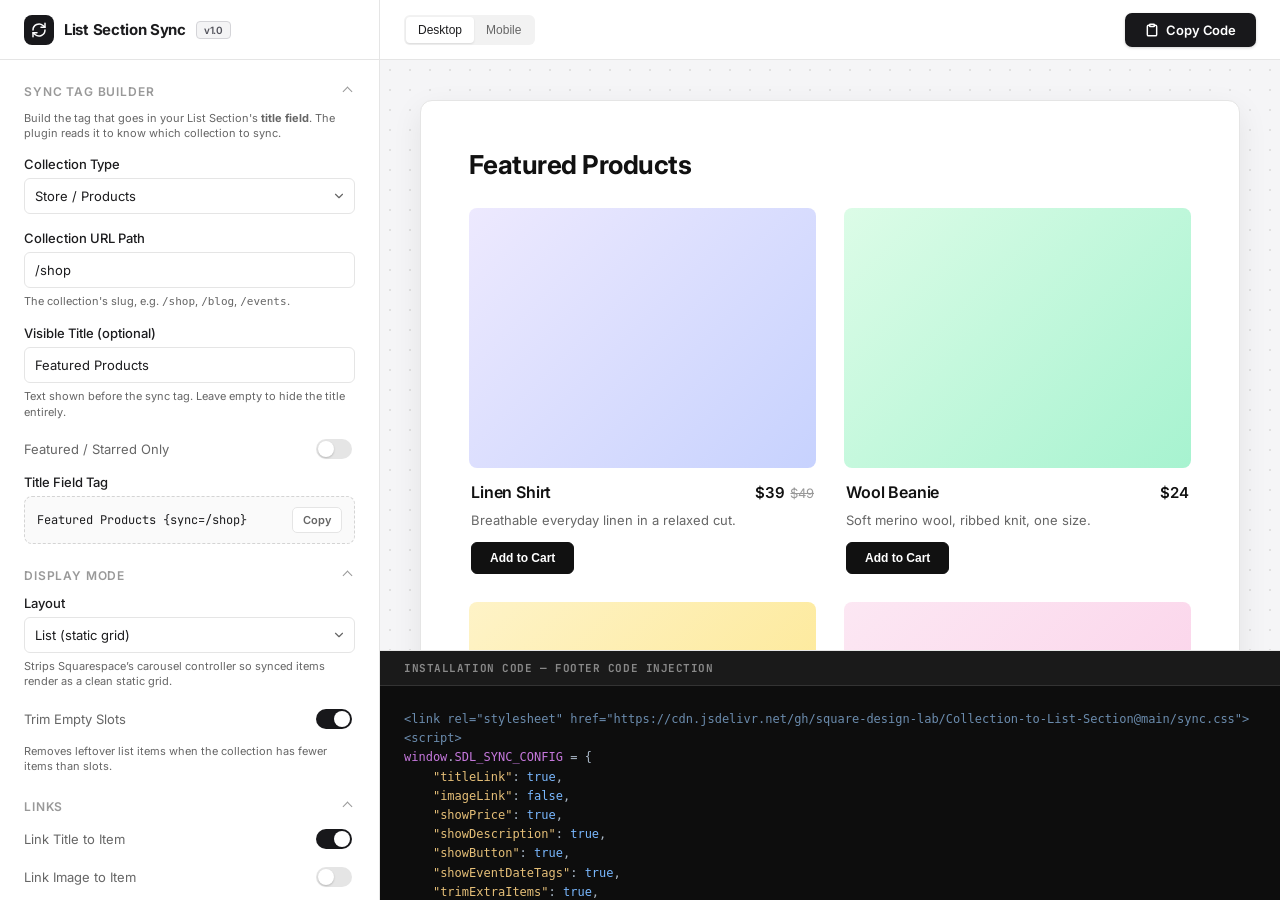
<file: config-generator.html>
<!DOCTYPE html>
<html lang="en">
<head>
    <meta charset="UTF-8" />
    <meta name="viewport" content="width=device-width, initial-scale=1.0" />
    <title>Collection → List Section Sync — Config Generator</title>

    <link rel="preconnect" href="https://fonts.googleapis.com">
    <link rel="preconnect" href="https://fonts.gstatic.com" crossorigin>
    <link href="https://fonts.googleapis.com/css2?family=Inter:wght@400;500;600;700&family=JetBrains+Mono:wght@400;500&display=swap" rel="stylesheet">

    <style>
        :root {
            --bg-body: #F5F5F7;
            --bg-sidebar: #FFFFFF;
            --text-main: #1C1C1E;
            --text-secondary: #666666;
            --text-tertiary: #999999;
            --border-light: #E5E5E5;
            --border-hover: #D4D4D4;
            --border-active: #18181B;
            --accent: #18181B;
            --accent-hover: #09090B;
            --accent-contrast: #FFFFFF;
            --shadow-sm: 0 1px 2px rgba(0,0,0,0.04);
            --shadow-md: 0 4px 6px -1px rgba(0,0,0,0.05), 0 2px 4px -1px rgba(0,0,0,0.03);
            --shadow-lg: 0 10px 30px rgba(0,0,0,0.08);
            --radius-sm: 6px;
            --radius-md: 8px;
            --radius-lg: 12px;
            --sidebar-width: 380px;
            --header-height: 60px;
        }

        * { box-sizing: border-box; outline: none; }

        body {
            font-family: 'Inter', sans-serif;
            background: var(--bg-body);
            color: var(--text-main);
            margin: 0; padding: 0;
            height: 100vh;
            display: flex;
            overflow: hidden;
            font-size: 13px;
            -webkit-font-smoothing: antialiased;
        }

        /* --- SIDEBAR --- */
        .sidebar {
            width: var(--sidebar-width);
            background: var(--bg-sidebar);
            border-right: 1px solid var(--border-light);
            display: flex; flex-direction: column;
            z-index: 20;
        }
        .sidebar-header {
            height: var(--header-height);
            padding: 0 24px;
            border-bottom: 1px solid var(--border-light);
            display: flex; align-items: center; justify-content: space-between;
            background: rgba(255,255,255,0.8);
            backdrop-filter: blur(10px);
        }
        .sidebar-header h2 {
            font-size: 15px; font-weight: 700; margin: 0;
            display: flex; align-items: center; gap: 10px;
            letter-spacing: -0.02em;
        }
        .brand-icon {
            width: 30px; height: 30px;
            background: var(--accent); color: #fff;
            border-radius: 8px;
            display: inline-flex; align-items: center; justify-content: center;
            flex-shrink: 0;
        }
        .sidebar-header .badge {
            font-size: 10px; background: #F4F4F5;
            padding: 2px 7px; border-radius: 4px;
            color: #52525B; font-weight: 600;
            border: 1px solid #D4D4D8;
        }
        .sidebar-content { flex: 1; overflow-y: auto; padding: 24px; }
        .sidebar-content::-webkit-scrollbar { width: 6px; }
        .sidebar-content::-webkit-scrollbar-thumb { background: #E5E5E5; border-radius: 3px; }
        .sidebar-content::-webkit-scrollbar-thumb:hover { background: #D4D4D4; }

        .group { margin-bottom: 24px; }
        .group-header {
            font-size: 12px; font-weight: 600;
            text-transform: uppercase; letter-spacing: 0.07em;
            color: var(--text-tertiary); margin-bottom: 12px;
            cursor: pointer;
            display: flex; align-items: center; justify-content: space-between;
            transition: color 0.2s;
        }
        .group-header:hover { color: var(--text-main); }
        .group-header::after {
            content: ''; width: 6px; height: 6px;
            border-right: 1.5px solid currentColor; border-bottom: 1.5px solid currentColor;
            transform: rotate(45deg); transition: transform 0.2s; margin-right: 4px;
        }
        .group.open .group-header::after { transform: rotate(-135deg); }
        .group-body { display: none; }
        .group.open .group-body { display: block; animation: slideIn 0.2s ease-out; }
        @keyframes slideIn { from { opacity: 0; transform: translateY(-5px); } to { opacity: 1; transform: translateY(0); } }

        .control-row { margin-bottom: 16px; }
        label {
            display: block; font-size: 13px; font-weight: 500;
            margin-bottom: 6px; color: var(--text-main);
        }
        .helper-text {
            font-size: 11px; color: var(--text-secondary);
            margin-top: 6px; line-height: 1.4;
        }

        input[type="text"], input[type="number"], select {
            width: 100%; height: 36px; padding: 0 10px;
            font-family: inherit; font-size: 13px;
            border: 1px solid var(--border-light); border-radius: var(--radius-sm);
            background: #fff; color: var(--text-main);
            transition: all 0.15s; appearance: none;
        }
        input:hover, select:hover { border-color: var(--border-hover); }
        input:focus, select:focus { border-color: var(--border-active); box-shadow: 0 0 0 3px rgba(0,0,0,0.08); }
        select {
            background-image: url("data:image/svg+xml;charset=UTF-8,%3csvg xmlns='http://www.w3.org/2000/svg' viewBox='0 0 24 24' fill='none' stroke='%23666' stroke-width='2' stroke-linecap='round' stroke-linejoin='round'%3e%3cpolyline points='6 9 12 15 18 9'%3e%3c/polyline%3e%3c/svg%3e");
            background-repeat: no-repeat; background-position: right 8px center; background-size: 14px;
            padding-right: 30px;
        }

        .toggle-row {
            display: flex; align-items: center; justify-content: space-between;
            margin-bottom: 12px; min-height: 24px;
        }
        .toggle-row label { margin: 0; font-weight: 400; color: var(--text-secondary); }

        input[type="checkbox"] {
            appearance: none; width: 36px; height: 20px;
            background: #E5E5E5; border-radius: 20px;
            position: relative; cursor: pointer; transition: 0.2s; border: none;
        }
        input[type="checkbox"]::after {
            content: ''; position: absolute; top: 2px; left: 2px;
            width: 16px; height: 16px; background: #fff; border-radius: 50%;
            box-shadow: 0 1px 2px rgba(0,0,0,0.2);
            transition: 0.2s cubic-bezier(0.4, 0.0, 0.2, 1);
        }
        input[type="checkbox"]:checked { background: var(--accent); }
        input[type="checkbox"]:checked::after { transform: translateX(16px); }

        /* Generated title-field tag box */
        .tag-output {
            display: flex; align-items: center; gap: 8px;
            background: #FAFAFA; border: 1px dashed var(--border-hover);
            border-radius: var(--radius-md); padding: 10px 12px; margin-top: 4px;
        }
        .tag-output code {
            flex: 1; font-family: 'JetBrains Mono', monospace; font-size: 12px;
            color: var(--text-main); word-break: break-all;
        }
        .tag-copy {
            border: 1px solid var(--border-light); background: #fff;
            border-radius: 5px; padding: 5px 10px; font-size: 11px; font-weight: 600;
            cursor: pointer; color: var(--text-secondary); white-space: nowrap;
            transition: all 0.15s; font-family: inherit;
        }
        .tag-copy:hover { border-color: var(--border-active); color: var(--text-main); }
        .tag-copy.copied { background: #0EA5E9; color: #fff; border-color: #0EA5E9; }

        /* --- MAIN CONTENT --- */
        .main-content { flex: 1; display: flex; flex-direction: column; background: #F5F5F7; position: relative; }
        .topbar {
            height: var(--header-height); padding: 0 24px;
            border-bottom: 1px solid var(--border-light); background: #fff;
            display: flex; align-items: center; justify-content: space-between;
        }
        .device-toggle { background: #F2F2F2; padding: 2px; border-radius: 6px; display: flex; }
        .device-toggle button {
            border: none; background: transparent; padding: 6px 12px;
            font-size: 12px; font-weight: 500; color: var(--text-secondary);
            cursor: pointer; border-radius: 4px; transition: 0.2s;
        }
        .device-toggle button.active { background: #fff; color: var(--text-main); box-shadow: 0 1px 2px rgba(0,0,0,0.1); }

        .copy-btn {
            background: var(--accent); color: var(--accent-contrast); border: none;
            padding: 9px 20px; border-radius: 7px; font-weight: 600; font-size: 13px;
            letter-spacing: -0.01em; cursor: pointer;
            display: flex; align-items: center; gap: 7px;
            transition: transform 0.1s, background 0.2s; box-shadow: 0 1px 3px rgba(0,0,0,0.18);
            font-family: inherit;
        }
        .copy-btn:hover { background: var(--accent-hover); }
        .copy-btn:active { transform: scale(0.97); }
        .copy-btn.copied { background: #0EA5E9; box-shadow: 0 1px 3px rgba(14,165,233,0.3); }

        .preview-container {
            flex: 1; overflow-y: auto; padding: 40px;
            display: flex; justify-content: center; align-items: flex-start;
            background-image: radial-gradient(#E1E1E1 1px, transparent 1px);
            background-size: 20px 20px;
        }
        #previewFrame {
            background: #fff; width: 100%; max-width: 1100px; min-height: 600px;
            box-shadow: var(--shadow-lg); border-radius: var(--radius-lg); padding: 48px;
            transition: width 0.3s cubic-bezier(0.25, 0.8, 0.25, 1);
            display: flex; flex-direction: column; border: 1px solid var(--border-light);
        }
        #previewFrame.mobile { width: 390px; padding: 24px; border-radius: 30px; border: 8px solid #333; }

        .code-drawer {
            height: 250px; background: #0D0D0D; color: #E1E1E1;
            display: flex; flex-direction: column; border-top: 1px solid var(--border-light);
            font-family: 'JetBrains Mono', monospace;
        }
        .drawer-header {
            padding: 10px 24px; background: #1A1A1A; border-bottom: 1px solid #333;
            display: flex; align-items: center; justify-content: space-between;
        }
        .drawer-header h3 { margin: 0; font-size: 11px; text-transform: uppercase; letter-spacing: 0.05em; color: #888; }
        #codeOutput { flex: 1; padding: 24px; margin: 0; overflow: auto; font-size: 12px; line-height: 1.6; color: #A9B7C6; }

        #codeOutput .hl-key   { color: #E5BF78; }
        #codeOutput .hl-str   { color: #87C98F; }
        #codeOutput .hl-bool  { color: #79B8FF; }
        #codeOutput .hl-num   { color: #FF9D7C; }
        #codeOutput .hl-tag   { color: #6B8CAE; }
        #codeOutput .hl-kw    { color: #C678DD; }

        .mobile-tabs { display: none; }
        .mobile-copy-btn { display: none; }

        @media (max-width: 1023px) {
            body { flex-direction: column; height: 100vh; overflow: hidden; }
            .main-content { display: none; }
            .sidebar {
                position: fixed; top: 0; left: 0; right: 0;
                bottom: calc(68px + env(safe-area-inset-bottom));
                width: 100%; border-right: none; display: none;
                flex-direction: column; z-index: 50;
            }
            .sidebar-header { flex-shrink: 0; }
            .mobile-tabs {
                display: flex; position: fixed; bottom: 0; left: 0; right: 0;
                background: #fff; border-top: 1px solid #E5E5E5; z-index: 100;
                height: 68px; padding: 8px 12px;
                padding-bottom: calc(8px + env(safe-area-inset-bottom));
                gap: 6px; align-items: stretch;
            }
            .tab-btn {
                flex: 1; border: none; background: transparent; color: var(--text-tertiary);
                font-size: 11px; font-weight: 500; font-family: inherit; cursor: pointer;
                border-radius: 10px; display: flex; flex-direction: column;
                align-items: center; justify-content: center; gap: 4px;
                transition: background 0.18s ease, color 0.18s ease;
                -webkit-tap-highlight-color: transparent;
            }
            .tab-btn svg { opacity: 0.5; transition: opacity 0.18s ease; }
            .tab-btn.active { background: var(--accent); color: #fff; font-weight: 600; }
            .tab-btn.active svg { opacity: 1; }
            .mobile-copy-btn { display: flex; }
            body.tab-edit .sidebar { display: flex; }
            body.tab-edit .main-content { display: none; }
            body.tab-preview .sidebar { display: none; }
            body.tab-preview .main-content { display: flex; position: fixed; top: 0; left: 0; right: 0; bottom: calc(68px + env(safe-area-inset-bottom)); height: auto; }
            body.tab-preview .code-drawer { display: none; }
            body.tab-code .sidebar { display: none; }
            body.tab-code .main-content { display: flex; position: fixed; top: 0; left: 0; right: 0; bottom: calc(68px + env(safe-area-inset-bottom)); height: auto; }
            body.tab-code .preview-container { display: none; }
            body.tab-code .code-drawer { flex: 1; height: auto; }
        }

        /* -------------------------------------------------------------
           MOCK PREVIEW — a synced List Section
        ------------------------------------------------------------- */
        .mock-wrapper { width: 100%; font-size: 14px; }
        .mock-section-title { font-size: 26px; font-weight: 700; letter-spacing: -0.02em; margin: 0 0 28px; color: #111; }

        .mock-list {
            display: grid;
            grid-template-columns: repeat(auto-fill, minmax(min(100%, 240px), 1fr));
            gap: 28px;
        }
        /* Carousel display mode — horizontal scrolling row */
        .mock-wrapper.is-carousel .mock-list {
            display: flex; gap: 24px;
            overflow-x: auto; scroll-snap-type: x mandatory;
            padding-bottom: 14px;
            scrollbar-width: thin;
        }
        .mock-wrapper.is-carousel .mock-item {
            flex: 0 0 clamp(240px, 32%, 300px); scroll-snap-align: start;
        }
        #previewFrame.mobile .mock-wrapper.is-carousel .mock-item { flex: 0 0 80%; }

        .mock-item { display: flex; flex-direction: column; }
        .mock-item-img {
            position: relative; width: 100%; aspect-ratio: 4/3;
            border-radius: var(--radius-md); overflow: hidden;
            background: linear-gradient(135deg, #EDE9FE 0%, #C7D2FE 100%);
        }
        .mock-item:nth-child(4n+1) .mock-item-img { background: linear-gradient(135deg, #EDE9FE 0%, #C7D2FE 100%); }
        .mock-item:nth-child(4n+2) .mock-item-img { background: linear-gradient(135deg, #DCFCE7 0%, #A7F3D0 100%); }
        .mock-item:nth-child(4n+3) .mock-item-img { background: linear-gradient(135deg, #FEF3C7 0%, #FDE68A 100%); }
        .mock-item:nth-child(4n+4) .mock-item-img { background: linear-gradient(135deg, #FCE7F3 0%, #FBCFE8 100%); }
        .mock-item.has-image-link .mock-item-img { cursor: pointer; }
        .mock-item.has-image-link .mock-item-img::after {
            content: ''; position: absolute; inset: 0;
            background: rgba(0,0,0,0); transition: background 0.2s;
        }
        .mock-item.has-image-link:hover .mock-item-img::after { background: rgba(0,0,0,0.06); }

        .mock-item-body { padding: 14px 2px 0; display: flex; flex-direction: column; gap: 8px; }
        .mock-item-title {
            margin: 0; font-size: 16px; font-weight: 600; color: #111;
            letter-spacing: -0.01em; display: flex; justify-content: space-between;
            align-items: baseline; gap: 10px;
        }
        .mock-item.is-title-link .mock-item-title .mock-title-text { cursor: pointer; }
        .mock-item.is-title-link:hover .mock-item-title .mock-title-text { text-decoration: underline; }
        .mock-price-wrap { display: flex; gap: 6px; align-items: baseline; flex-shrink: 0; }
        .mock-price { font-size: 15px; font-weight: 600; color: #111; white-space: nowrap; }
        .mock-price.strike { text-decoration: line-through; color: #999; font-weight: 400; font-size: 13px; }

        .mock-item-desc { font-size: 13px; color: #666; line-height: 1.55; margin: 0; }
        .mock-item-btn {
            align-self: flex-start; margin-top: 4px;
            border: 1px solid #111; background: #111; color: #fff;
            padding: 8px 18px; border-radius: 6px; font-size: 12px; font-weight: 600;
            cursor: pointer; transition: opacity 0.2s;
        }
        .mock-item-btn:hover { opacity: 0.85; }

        /* Event date tag */
        .mock-datetag {
            position: absolute; top: 12px; left: 12px; z-index: 5;
            background: #fff; border-radius: 6px; padding: 6px 10px;
            text-align: center; box-shadow: 0 2px 8px rgba(0,0,0,0.12);
            line-height: 1.1;
        }
        .mock-datetag .dt-month { font-size: 10px; font-weight: 700; text-transform: uppercase; letter-spacing: 0.04em; color: #d33; }
        .mock-datetag .dt-day { font-size: 18px; font-weight: 700; color: #111; }
        .mock-datetag .dt-end { font-size: 9px; color: #888; margin-top: 2px; }

        .mock-empty { padding: 60px 20px; text-align: center; color: #999; font-size: 14px; }

        /* Carousel arrows */
        .mock-carousel-nav { display: none; gap: 8px; justify-content: flex-end; margin-top: 14px; }
        .mock-wrapper.is-carousel .mock-carousel-nav { display: flex; }
        .mock-carousel-nav button {
            width: 38px; height: 38px; border-radius: 50%;
            border: 1px solid #d6d6d6; background: #fff; cursor: pointer;
            display: inline-flex; align-items: center; justify-content: center;
            color: #333; transition: all 0.2s;
        }
        .mock-carousel-nav button:hover { border-color: #111; color: #111; }

        #previewFrame.mobile .mock-list { grid-template-columns: repeat(auto-fill, minmax(150px, 1fr)); gap: 18px; }
        #previewFrame.mobile .mock-section-title { font-size: 20px; }
    </style>
</head>

<body class="tab-edit">

    <div class="mobile-tabs">
        <button class="tab-btn active" onclick="setTab('edit')">
            <svg width="16" height="16" viewBox="0 0 24 24" fill="none" stroke="currentColor" stroke-width="2" stroke-linecap="round" stroke-linejoin="round"><circle cx="12" cy="12" r="3"/><path d="M19.4 15a1.65 1.65 0 0 0 .33 1.82l.06.06a2 2 0 1 1-2.83 2.83l-.06-.06a1.65 1.65 0 0 0-1.82-.33 1.65 1.65 0 0 0-1 1.51V21a2 2 0 1 1-4 0v-.09A1.65 1.65 0 0 0 9 19.4a1.65 1.65 0 0 0-1.82.33l-.06.06a2 2 0 1 1-2.83-2.83l.06-.06A1.65 1.65 0 0 0 4.68 15a1.65 1.65 0 0 0-1.51-1H3a2 2 0 1 1 0-4h.09A1.65 1.65 0 0 0 4.6 9a1.65 1.65 0 0 0-.33-1.82l-.06-.06a2 2 0 1 1 2.83-2.83l.06.06A1.65 1.65 0 0 0 9 4.68a1.65 1.65 0 0 0 1-1.51V3a2 2 0 1 1 4 0v.09a1.65 1.65 0 0 0 1 1.51 1.65 1.65 0 0 0 1.82-.33l.06-.06a2 2 0 1 1 2.83 2.83l-.06.06A1.65 1.65 0 0 0 19.4 9a1.65 1.65 0 0 0 1.51 1H21a2 2 0 1 1 0 4h-.09a1.65 1.65 0 0 0-1.51 1z"/></svg>
            Settings
        </button>
        <button class="tab-btn" onclick="setTab('preview')">
            <svg width="16" height="16" viewBox="0 0 24 24" fill="none" stroke="currentColor" stroke-width="2" stroke-linecap="round" stroke-linejoin="round"><rect x="2" y="3" width="20" height="14" rx="2"/><line x1="8" y1="21" x2="16" y2="21"/><line x1="12" y1="17" x2="12" y2="21"/></svg>
            Preview
        </button>
        <button class="tab-btn" onclick="setTab('code')">
            <svg width="16" height="16" viewBox="0 0 24 24" fill="none" stroke="currentColor" stroke-width="2" stroke-linecap="round" stroke-linejoin="round"><polyline points="16 18 22 12 16 6"/><polyline points="8 6 2 12 8 18"/></svg>
            Code
        </button>
    </div>

    <div class="sidebar">
        <div class="sidebar-header">
            <h2>
                <span class="brand-icon">
                    <svg width="16" height="16" viewBox="0 0 24 24" fill="none" stroke="currentColor" stroke-width="2.2" stroke-linecap="round" stroke-linejoin="round"><path d="M21 2v6h-6"/><path d="M3 12a9 9 0 0 1 15-6.7L21 8"/><path d="M3 22v-6h6"/><path d="M21 12a9 9 0 0 1-15 6.7L3 16"/></svg>
                </span>
                List Section Sync <span class="badge">v1.0</span>
            </h2>
            <button class="copy-btn mobile-copy-btn" id="mobileCopyBtn" onclick="copyCode()">
                <svg width="14" height="14" viewBox="0 0 24 24" fill="none" stroke="currentColor" stroke-width="2.5" stroke-linecap="round" stroke-linejoin="round"><path d="M16 4h2a2 2 0 0 1 2 2v14a2 2 0 0 1-2 2H6a2 2 0 0 1-2-2V6a2 2 0 0 1 2-2h2"></path><rect x="8" y="2" width="8" height="4" rx="1" ry="1"></rect></svg>
                Copy Code
            </button>
        </div>
        <div class="sidebar-content">

            <!-- SYNC TAG BUILDER -->
            <div class="group open">
                <div class="group-header" onclick="togGroup(this)">Sync Tag Builder</div>
                <div class="group-body">
                    <div class="helper-text" style="margin-bottom:14px;">Build the tag that goes in your List Section's <strong>title field</strong>. The plugin reads it to know which collection to sync.</div>

                    <div class="control-row">
                        <label>Collection Type</label>
                        <select id="collectionType">
                            <option value="store" selected>Store / Products</option>
                            <option value="blog">Blog Posts</option>
                            <option value="events">Events</option>
                        </select>
                    </div>

                    <div class="control-row">
                        <label>Collection URL Path</label>
                        <input type="text" id="collectionUrl" value="/shop" placeholder="/shop">
                        <div class="helper-text">The collection's slug, e.g. <code>/shop</code>, <code>/blog</code>, <code>/events</code>.</div>
                    </div>

                    <div class="control-row">
                        <label>Visible Title (optional)</label>
                        <input type="text" id="visibleTitle" value="Featured Products" placeholder="Leave blank to hide title">
                        <div class="helper-text">Text shown before the sync tag. Leave empty to hide the title entirely.</div>
                    </div>

                    <div class="toggle-row">
                        <label>Featured / Starred Only</label>
                        <input type="checkbox" id="featuredOnly">
                    </div>

                    <div class="control-row" id="eventsFilterRow" style="display:none;">
                        <label>Which Events</label>
                        <select id="eventsFilter">
                            <option value="upcoming" selected>Upcoming Only</option>
                            <option value="past">Past Only</option>
                            <option value="both">All (Upcoming + Past)</option>
                        </select>
                    </div>

                    <label style="margin-top:6px;">Title Field Tag</label>
                    <div class="tag-output">
                        <code id="tagPreview">Featured Products {sync=/shop}</code>
                        <button class="tag-copy" id="tagCopyBtn" onclick="copyTag()">Copy</button>
                    </div>
                </div>
            </div>

            <!-- DISPLAY MODE -->
            <div class="group open">
                <div class="group-header" onclick="togGroup(this)">Display Mode</div>
                <div class="group-body">
                    <div class="control-row">
                        <label>Layout</label>
                        <select id="displayMode">
                            <option value="list" selected>List (static grid)</option>
                            <option value="carousel">Carousel (keep native slider)</option>
                        </select>
                        <div class="helper-text" id="displayModeHelper">Strips Squarespace's carousel controller so synced items render as a clean static grid.</div>
                    </div>
                    <div class="toggle-row">
                        <label>Trim Empty Slots</label>
                        <input type="checkbox" id="trimExtraItems" checked>
                    </div>
                    <div class="helper-text">Removes leftover list items when the collection has fewer items than slots.</div>
                </div>
            </div>

            <!-- LINKS -->
            <div class="group open">
                <div class="group-header" onclick="togGroup(this)">Links</div>
                <div class="group-body">
                    <div class="toggle-row">
                        <label>Link Title to Item</label>
                        <input type="checkbox" id="titleLink" checked>
                    </div>
                    <div class="toggle-row">
                        <label>Link Image to Item</label>
                        <input type="checkbox" id="imageLink">
                    </div>
                    <div class="helper-text">Overlays a full-size clickable link on the image.</div>
                </div>
            </div>

            <!-- CONTENT MAPPING -->
            <div class="group open">
                <div class="group-header" onclick="togGroup(this)">Content Mapping</div>
                <div class="group-body">
                    <div class="toggle-row" id="showPriceRow">
                        <label>Show Product Price</label>
                        <input type="checkbox" id="showPrice" checked>
                    </div>
                    <div class="toggle-row">
                        <label>Show Description / Excerpt</label>
                        <input type="checkbox" id="showDescription" checked>
                    </div>
                    <div class="toggle-row">
                        <label>Map Button Link</label>
                        <input type="checkbox" id="showButton" checked>
                    </div>
                    <div class="toggle-row" id="showDateTagRow">
                        <label>Show Event Date Tags</label>
                        <input type="checkbox" id="showEventDateTags" checked>
                    </div>
                </div>
            </div>

            <!-- INSTALL -->
            <div class="group">
                <div class="group-header" onclick="togGroup(this)">Install / CDN</div>
                <div class="group-body">
                    <div class="control-row">
                        <label>CDN Base URL</label>
                        <input type="text" id="cdnBase" value="https://cdn.jsdelivr.net/gh/square-design-lab/Collection-to-List-Section@main">
                        <div class="helper-text">Used to build the <code>&lt;link&gt;</code> and <code>&lt;script&gt;</code> tags in the install code.</div>
                    </div>
                </div>
            </div>

        </div>
    </div>

    <div class="main-content">
        <div class="topbar">
            <div class="device-toggle">
                <button id="desktopToggle" class="active" onclick="setDev('desktop')">Desktop</button>
                <button id="mobileToggle" onclick="setDev('mobile')">Mobile</button>
            </div>
            <button class="copy-btn" id="copyBtn" onclick="copyCode()">
                <svg width="14" height="14" viewBox="0 0 24 24" fill="none" stroke="currentColor" stroke-width="2.5" stroke-linecap="round" stroke-linejoin="round"><path d="M16 4h2a2 2 0 0 1 2 2v14a2 2 0 0 1-2 2H6a2 2 0 0 1-2-2V6a2 2 0 0 1 2-2h2"></path><rect x="8" y="2" width="8" height="4" rx="1" ry="1"></rect></svg>
                Copy Code
            </button>
        </div>

        <div class="preview-container">
            <div id="previewFrame">
                <div class="mock-wrapper" id="mockWrapper"></div>
            </div>
        </div>

        <div class="code-drawer">
            <div class="drawer-header"><h3>Installation Code — Footer Code Injection</h3></div>
            <pre id="codeOutput"></pre>
        </div>
    </div>

    <script>
      try {
        let config = {};
        let rawCode = '';

        /* --- MOCK COLLECTION DATA --- */
        const MOCK = {
          store: {
            title: 'Featured Products',
            btn: 'Add to Cart',
            items: [
              { title: 'Linen Shirt',     price: 49, sale: 39, excerpt: 'Breathable everyday linen in a relaxed cut.' },
              { title: 'Wool Beanie',      price: 24, excerpt: 'Soft merino wool, ribbed knit, one size.' },
              { title: 'Canvas Tote',      price: 32, excerpt: 'Heavy-duty cotton canvas with inner pocket.' },
              { title: 'Ceramic Mug',      price: 18, sale: 14, excerpt: 'Hand-glazed stoneware, 12oz capacity.' },
              { title: 'Leather Wallet',   price: 65, excerpt: 'Full-grain leather, slim bifold design.' },
              { title: 'Enamel Pin Set',   price: 12, excerpt: 'Set of three hard-enamel collector pins.' }
            ]
          },
          blog: {
            title: 'Latest Posts',
            btn: 'Read More',
            items: [
              { title: 'Designing for Calm', excerpt: 'How whitespace and rhythm shape a restful interface.' },
              { title: 'The Color of Trust',  excerpt: 'A practical look at palette choices in commerce.' },
              { title: 'Writing Less, Saying More', excerpt: 'Editing your microcopy down to what matters.' },
              { title: 'Grids That Breathe',  excerpt: 'Responsive layouts that feel effortless on any screen.' },
              { title: 'Type at Speed',       excerpt: 'Choosing typefaces that load fast and read well.' },
              { title: 'Motion with Meaning', excerpt: 'Animation as a wayfinding tool, not decoration.' }
            ]
          },
          events: {
            title: 'Upcoming Events',
            btn: 'View Event',
            items: [
              { title: 'Spring Pop-Up Market', excerpt: 'Local makers, food trucks and live music.', month: 'Jun', day: 12, endMonth: 'Jun', endDay: 13 },
              { title: 'Design Workshop',       excerpt: 'A hands-on intro to layout systems.', month: 'Jun', day: 18, endMonth: 'Jun', endDay: 18 },
              { title: 'Founders Meetup',       excerpt: 'Network with regional small-business owners.', month: 'Jul', day: 2, endMonth: 'Jul', endDay: 2 },
              { title: 'Summer Gallery Night',  excerpt: 'An evening showcase of new studio work.', month: 'Jul', day: 9, endMonth: 'Jul', endDay: 10 },
              { title: 'Coffee & Code',         excerpt: 'Casual morning co-working session.', month: 'Jul', day: 15, endMonth: 'Jul', endDay: 15 },
              { title: 'Portfolio Review',      excerpt: 'Get feedback from working designers.', month: 'Jul', day: 23, endMonth: 'Jul', endDay: 23 }
            ]
          }
        };

        function esc(s) {
          return String(s).replace(/&/g, '&amp;').replace(/</g, '&lt;').replace(/>/g, '&gt;');
        }

        /* --- TITLE FIELD TAG --- */
        function buildSyncTag() {
          let path = (document.getElementById('collectionUrl').value || '/shop').trim();
          const params = [];
          if (document.getElementById('featuredOnly').checked) params.push('featured');
          if (config.collectionType === 'events') {
            const ev = document.getElementById('eventsFilter').value;
            if (ev !== 'upcoming') params.push('events=' + ev);
          }
          const query = params.length ? '?' + params.join('&') : '';
          const visible = (document.getElementById('visibleTitle').value || '').trim();
          const tag = '{sync=' + path + query + '}';
          return (visible ? visible + ' ' : '') + tag;
        }

        /* --- PREVIEW --- */
        function renderMock() {
          const wrap = document.getElementById('mockWrapper');
          wrap.className = 'mock-wrapper' + (config.displayMode === 'carousel' ? ' is-carousel' : '');
          wrap.innerHTML = '';

          const data = MOCK[config.collectionType];
          const isStore = config.collectionType === 'store';
          const isEvents = config.collectionType === 'events';

          const visibleTitle = (document.getElementById('visibleTitle').value || '').trim();
          if (visibleTitle) {
            const h = document.createElement('h2');
            h.className = 'mock-section-title';
            h.textContent = visibleTitle;
            wrap.appendChild(h);
          }

          // Featured filter trims the mock set to simulate ?featured.
          let items = data.items.slice();
          if (config.featuredOnly) items = items.filter(function (_, i) { return i % 2 === 0; });

          if (!items.length) {
            const empty = document.createElement('div');
            empty.className = 'mock-empty';
            empty.textContent = 'No items match this collection.';
            wrap.appendChild(empty);
            return;
          }

          const list = document.createElement('div');
          list.className = 'mock-list';

          items.forEach(function (item) {
            const card = document.createElement('div');
            card.className = 'mock-item' +
              (config.titleLink ? ' is-title-link' : '') +
              (config.imageLink ? ' has-image-link' : '');

            // Image (+ optional event date tag)
            let dateTagHTML = '';
            if (isEvents && config.showEventDateTags) {
              dateTagHTML =
                '<div class="mock-datetag">' +
                  '<div class="dt-month">' + esc(item.month) + '</div>' +
                  '<div class="dt-day">' + esc(item.day) + '</div>' +
                  '<div class="dt-end">to ' + esc(item.endMonth) + ' ' + esc(item.endDay) + '</div>' +
                '</div>';
            }

            // Title (+ price for store)
            let priceHTML = '';
            if (isStore && config.showPrice) {
              if (item.sale) {
                priceHTML =
                  '<span class="mock-price-wrap">' +
                    '<span class="mock-price">$' + item.sale + '</span>' +
                    '<span class="mock-price strike">$' + item.price + '</span>' +
                  '</span>';
              } else {
                priceHTML = '<span class="mock-price-wrap"><span class="mock-price">$' + item.price + '</span></span>';
              }
            }

            const descHTML = config.showDescription
              ? '<p class="mock-item-desc">' + esc(item.excerpt) + '</p>' : '';
            const btnHTML = config.showButton
              ? '<button class="mock-item-btn">' + esc(data.btn) + '</button>' : '';

            card.innerHTML =
              '<div class="mock-item-img">' + dateTagHTML + '</div>' +
              '<div class="mock-item-body">' +
                '<h4 class="mock-item-title"><span class="mock-title-text">' + esc(item.title) + '</span>' + priceHTML + '</h4>' +
                descHTML + btnHTML +
              '</div>';
            list.appendChild(card);
          });

          wrap.appendChild(list);

          if (config.displayMode === 'carousel') {
            const nav = document.createElement('div');
            nav.className = 'mock-carousel-nav';
            nav.innerHTML =
              '<button aria-label="Previous"><svg width="16" height="16" viewBox="0 0 24 24" fill="none" stroke="currentColor" stroke-width="2.2" stroke-linecap="round" stroke-linejoin="round"><polyline points="15 18 9 12 15 6"/></svg></button>' +
              '<button aria-label="Next"><svg width="16" height="16" viewBox="0 0 24 24" fill="none" stroke="currentColor" stroke-width="2.2" stroke-linecap="round" stroke-linejoin="round"><polyline points="9 18 15 12 9 6"/></svg></button>';
            const btns = nav.querySelectorAll('button');
            const step = function (dir) { list.scrollBy({ left: dir * (list.clientWidth * 0.8), behavior: 'smooth' }); };
            btns[0].onclick = function () { step(-1); };
            btns[1].onclick = function () { step(1); };
            wrap.appendChild(nav);
          }
        }

        /* --- CODE GENERATION --- */
        function generateCode() {
          const cfg = {
            titleLink: config.titleLink,
            imageLink: config.imageLink,
            showPrice: config.showPrice,
            showDescription: config.showDescription,
            showButton: config.showButton,
            showEventDateTags: config.showEventDateTags,
            trimExtraItems: config.trimExtraItems,
            removeCarousel: config.displayMode === 'list'
          };
          const base = (document.getElementById('cdnBase').value || '').replace(/\/+$/, '');
          const js =
            '<link rel="stylesheet" href="' + base + '/sync.css">\n' +
            '<script>\n' +
            'window.SDL_SYNC_CONFIG = ' + JSON.stringify(cfg, null, 4) + ';\n' +
            '<\/script>\n' +
            '<script src="' + base + '/sync.js" defer><\/script>';
          rawCode = js;
          document.getElementById('codeOutput').innerHTML = highlightCode(js);
        }

        function highlightCode(text) {
          return text.split('\n').map(function (line) {
            let h = esc(line);
            h = h.replace(/(&lt;\/?[\w][^&]*?&gt;)/g, '<span class="hl-tag">$1</span>');
            h = h.replace(/("(?:[^"\\]|\\.)+")(\s*:)/g, '<span class="hl-key">$1</span>$2');
            h = h.replace(/(:\s*)("(?:[^"\\]|\\.)*")/g, function (_, pre, str) { return pre + '<span class="hl-str">' + str + '</span>'; });
            h = h.replace(/(:\s*)(true|false|null)(\b)/g, '$1<span class="hl-bool">$2</span>$3');
            h = h.replace(/(:\s*)(-?\d+(?:\.\d+)?)/g, '$1<span class="hl-num">$2</span>');
            h = h.replace(/\b(window|SDL_SYNC_CONFIG|defer)\b/g, '<span class="hl-kw">$1</span>');
            return h;
          }).join('\n');
        }

        /* --- UPDATE & INIT --- */
        function updateAll() {
          try {
            const collectionType = document.getElementById('collectionType').value;

            // Contextual control visibility.
            document.getElementById('eventsFilterRow').style.display = collectionType === 'events' ? 'block' : 'none';
            document.getElementById('showPriceRow').style.display = collectionType === 'store' ? 'flex' : 'none';
            document.getElementById('showDateTagRow').style.display = collectionType === 'events' ? 'flex' : 'none';

            const displayMode = document.getElementById('displayMode').value;
            document.getElementById('displayModeHelper').textContent = displayMode === 'carousel'
              ? 'Keeps Squarespace’s native carousel controller so synced items slide inside it.'
              : 'Strips Squarespace’s carousel controller so synced items render as a clean static grid.';

            config = {
              collectionType: collectionType,
              displayMode: displayMode,
              featuredOnly: document.getElementById('featuredOnly').checked,
              titleLink: document.getElementById('titleLink').checked,
              imageLink: document.getElementById('imageLink').checked,
              showPrice: document.getElementById('showPrice').checked,
              showDescription: document.getElementById('showDescription').checked,
              showButton: document.getElementById('showButton').checked,
              showEventDateTags: document.getElementById('showEventDateTags').checked,
              trimExtraItems: document.getElementById('trimExtraItems').checked
            };

            // Default URL hint follows the chosen collection type (only if untouched defaults).
            const urlInput = document.getElementById('collectionUrl');
            if (!urlInput.dataset.touched) {
              urlInput.value = collectionType === 'blog' ? '/blog' : collectionType === 'events' ? '/events' : '/shop';
            }

            document.getElementById('tagPreview').textContent = buildSyncTag();

            renderMock();
            generateCode();
          } catch (e) {
            console.error('Update error:', e);
            document.getElementById('codeOutput').textContent = 'Error: ' + e.message;
          }
        }

        document.getElementById('collectionUrl').addEventListener('input', function () { this.dataset.touched = '1'; });
        document.querySelectorAll('input, select').forEach(function (el) { el.addEventListener('input', updateAll); });

        window.setTab = function (t) {
          document.body.className = 'tab-' + t;
          document.querySelectorAll('.tab-btn').forEach(function (btn) {
            btn.classList.toggle('active', btn.getAttribute('onclick') === "setTab('" + t + "')");
          });
        };
        window.setDev = function (d) {
          document.getElementById('previewFrame').className = d === 'mobile' ? 'mobile' : '';
          document.querySelectorAll('.device-toggle button').forEach(function (b) { b.classList.remove('active'); });
          document.getElementById(d + 'Toggle').classList.add('active');
        };
        window.togGroup = function (h) { h.parentNode.classList.toggle('open'); };

        window.copyCode = function () {
          navigator.clipboard.writeText(rawCode);
          const copiedHTML = '<svg width="14" height="14" viewBox="0 0 24 24" fill="none" stroke="currentColor" stroke-width="2.5" stroke-linecap="round" stroke-linejoin="round"><polyline points="20 6 9 17 4 12"></polyline></svg> Copied!';
          ['copyBtn', 'mobileCopyBtn'].forEach(function (id) {
            const btn = document.getElementById(id);
            if (!btn) return;
            const original = btn.innerHTML;
            btn.innerHTML = copiedHTML;
            btn.classList.add('copied');
            setTimeout(function () { btn.innerHTML = original; btn.classList.remove('copied'); }, 2000);
          });
        };

        window.copyTag = function () {
          navigator.clipboard.writeText(buildSyncTag());
          const btn = document.getElementById('tagCopyBtn');
          btn.textContent = 'Copied!';
          btn.classList.add('copied');
          setTimeout(function () { btn.textContent = 'Copy'; btn.classList.remove('copied'); }, 2000);
        };

        updateAll();

      } catch (err) {
        document.body.innerHTML = '<h1>Error</h1><p>' + err.message + '</p>';
      }
    </script>
</body>
</html>
</file>
